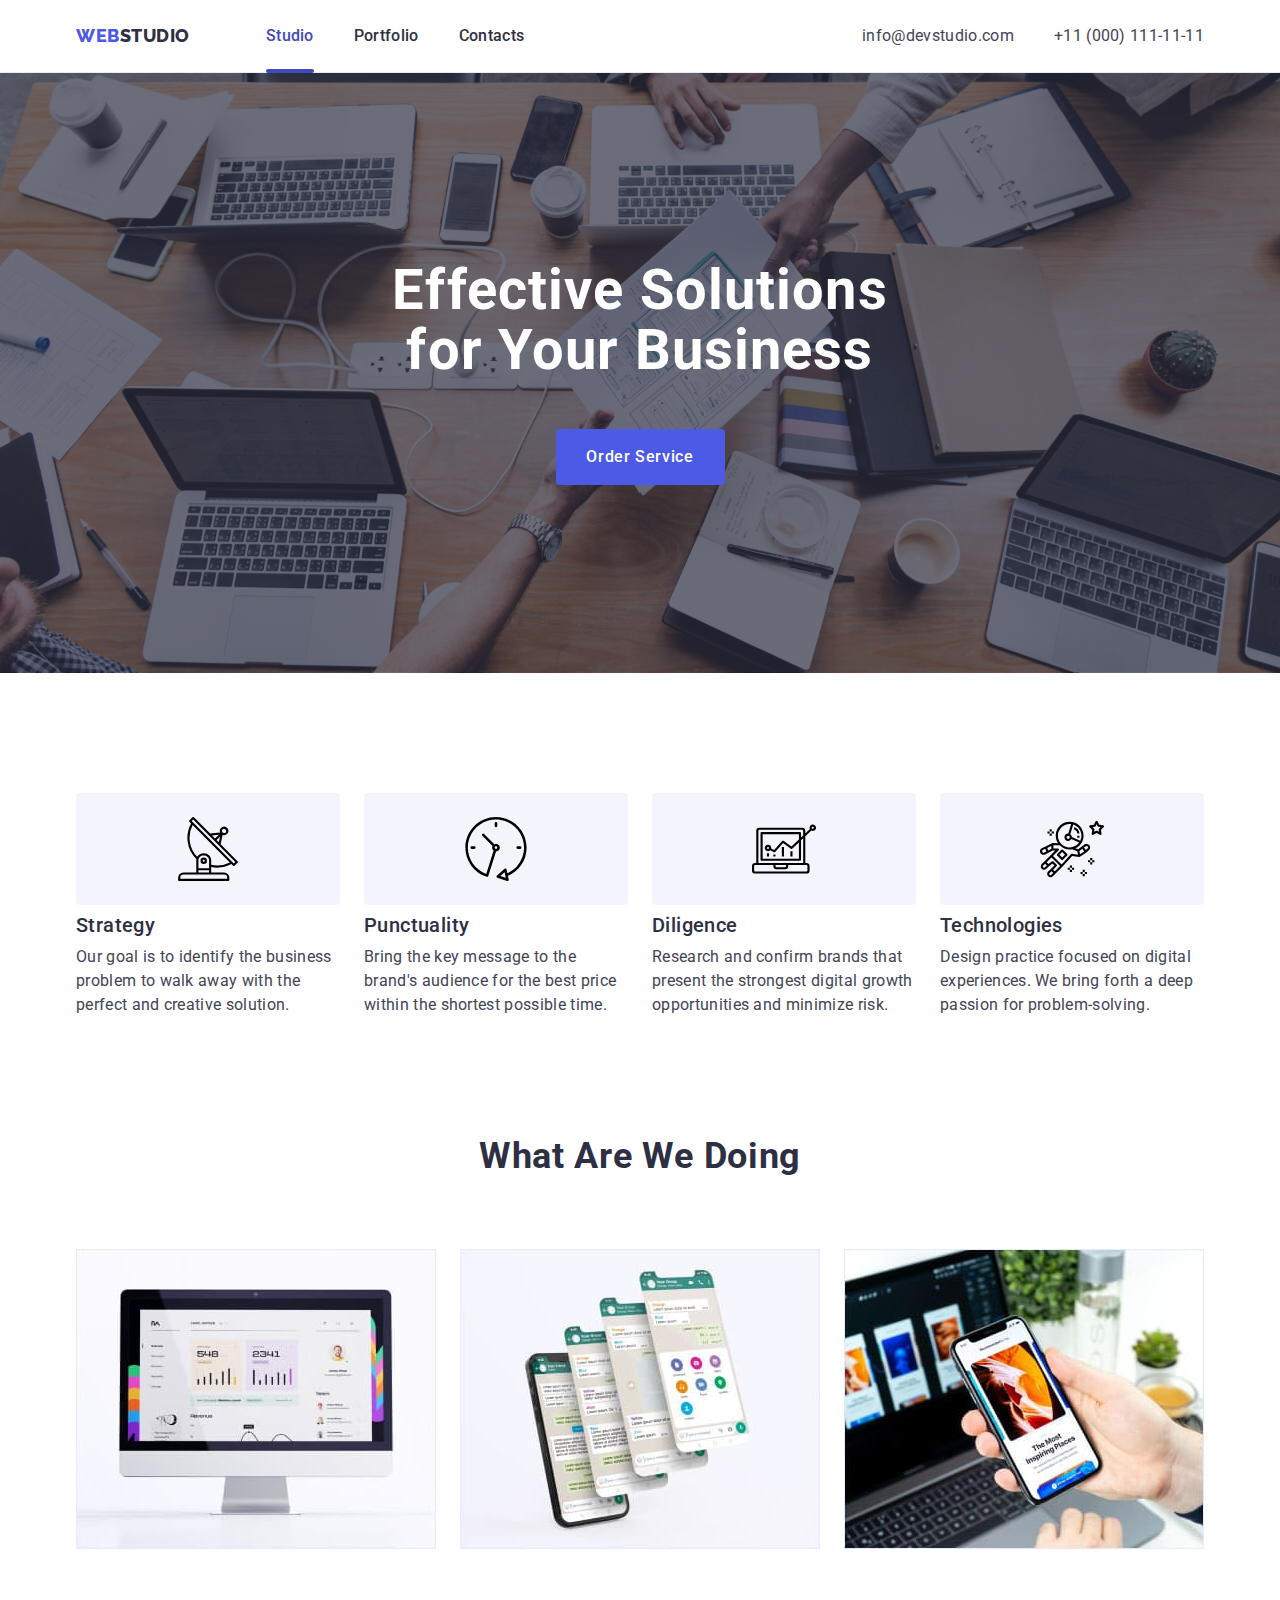
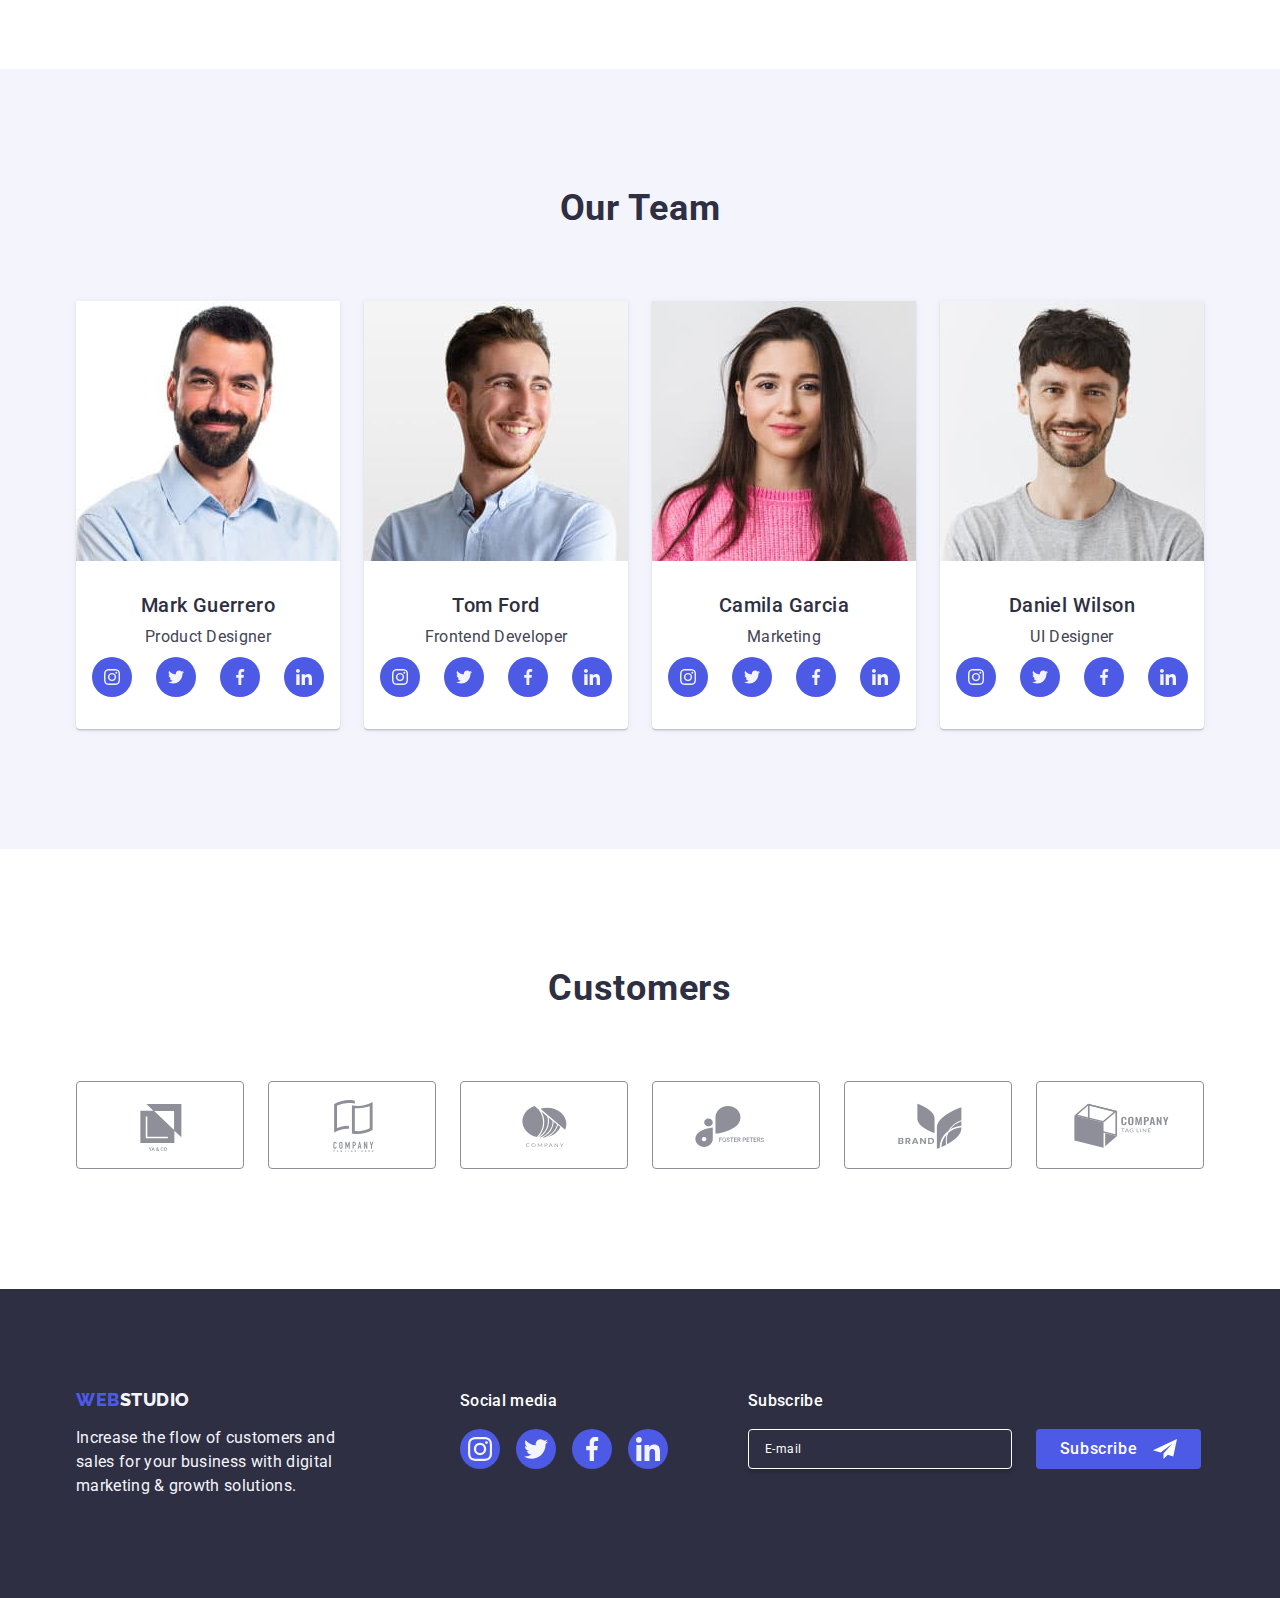
<file: index.html>
<!DOCTYPE html>
<html lang="en">
<head>
    <meta charset="UTF-8">
    <meta name="viewport" content="width=device-width, initial-scale=1.0">
    <link rel="preconnect" href="https://fonts.googleapis.com">
    <link rel="preconnect" href="https://fonts.gstatic.com" crossorigin>
    <link href="https://fonts.googleapis.com/css2?family=Raleway:wght@800&family=Roboto:wght@400;500;700;900&display=swap" rel="stylesheet">
    <link rel="stylesheet" href="./css/modern-normalize.min.css">
    <link rel="stylesheet" href="./css/styles.css" />
    <title>WebStudio - Portfolio</title>
</head>
<body>
    
    <header class="header">
        <div class="container">
            <nav class="nav">
                <a class="logo-header link" href="./index.html">Web<span class="logo-color">Studio</span></a>
                <ul class="menu-nav list">
                    <li><a class="link-nav link link-active" href="./index.html">Studio</a></li>
                    <li><a class="link-nav link" href="./portfolio.html">Portfolio</a></li>
                    <li><a class="link-nav link" href="">Contacts</a></li>
                </ul>
            </nav>
            <address class="address">
                <ul class="menu-contact list">
                    <li><a class="link-address link" href="mailto:info@devstudio.com">info@devstudio.com</a></li>
                    <li><a class="link-address link" href="tel:+110001111111">+11 (000) 111-11-11</a></li>
                </ul>
            </address>
        </div>
    </header>

    <main>
        <section class="section studio-section-first">
            <div class="container">
                <h1 class="main-heading">Effective Solutions for Your Business</h1>
                <button class="button" type="button" data-modal-open>Order Service</button>
            </div>
        </section>

        <section class="section studio-section-socond">
            <div class="container">
                <h2 class="visually-hidden">What makes us special</h2>
                <ul class="list card-list">
                    <li class="list-item-ss">
                        <div class="icon-image"><svg width="64" height="64"><use href="./images/icons.svg#icon-antenna"></use></svg></div>
                        <h3 class="heading">Strategy</h3>
                        <p class="desc">Our goal is to identify the business problem to walk away with the perfect and creative solution. </p>
                    </li>
                    <li class="list-item-ss">
                        <div class="icon-image"><svg width="64" height="64"><use href="./images/icons.svg#icon-clock"></use></svg></div>
                        <h3 class="heading">Punctuality</h3>
                        <p class="desc">Bring the key message to the brand's audience for the best price within the shortest possible time. </p>
                    </li>
                    <li class="list-item-ss">
                        <div class="icon-image"><svg width="64" height="64"><use href="./images/icons.svg#icon-diagram"></use></svg></div>
                        <h3 class="heading">Diligence</h3>
                        <p class="desc">Research and confirm brands that present the strongest digital growth opportunities and minimize risk. </p>
                    </li>
                    <li class="list-item-ss">
                        <div class="icon-image"><svg width="64" height="64"><use href="./images/icons.svg#icon-astronaut"></use></svg></div>
                        <h3 class="heading">Technologies</h3>
                        <p class="desc">Design practice focused on digital experiences. We bring forth a deep passion for problem-solving. </p>
                    </li>
                </ul>
            </div>
        </section>

        <section class="section studio-section-third">
            <div class="container">
                <h2 class="section-heading">What are we doing</h2>
                <ul class="list card-list">
                    <li class="list-item"><img src="./images/Rectangle1.jpg" alt="Rich CMS systems" width="360" height="300"></li>
                    <li class="list-item"><img src="./images/Rectangle2.jpg" alt="Internal communicators." width="360" height="300"></li>
                    <li class="list-item"><img src="./images/Rectangle3.jpg" alt="Mobile application interfaces." width="360" height="300"></li>
                </ul>
            </div>
        </section>

        <section class="section studio-section-fourth">
            <div class="container">
                <h2 class="section-heading">Our Team</h2>
                <ul class="list card-list">
                    <li class="list-item">
                        <img src="./images/mark_guerrero.jpg" alt="Mark Guerrero - Product Designer" width="264" height="260">
                        <div class="figure-data">
                            <h3 class="item-heading">Mark Guerrero</h3>
                            <p class="item-desc">Product Designer</p>
                            <ul class="list social-list">
                                <li class="social-icon"><a class="social-link" href=""><svg class="social-icon-svg" width="16" height="16"><use href="./images/icons.svg#icon-instagram"></use></svg></a></li>
                                <li class="social-icon"><a class="social-link" href=""><svg class="social-icon-svg" width="16" height="16"><use href="./images/icons.svg#icon-twitter"></use></svg></a></li>
                                <li class="social-icon"><a class="social-link" href=""><svg class="social-icon-svg" width="16" height="16"><use href="./images/icons.svg#icon-facebook"></use></svg></a></li>
                                <li class="social-icon"><a class="social-link" href=""><svg class="social-icon-svg" width="16" height="16"><use href="./images/icons.svg#icon-linkedin"></use></svg></a></li>
                            </ul>
                        </div>
                    </li>
                    <li class="list-item">
                        <img src="./images/tom_ford.jpg" alt="Tom Ford - Frontend Developer" width="264" height="260">
                        <div class="figure-data">
                            <h3 class="item-heading">Tom Ford</h3>
                            <p class="item-desc">Frontend Developer</p>
                            <ul class="list social-list">
                                <li class="social-icon"><a class="social-link" href=""><svg class="social-icon-svg" width="16" height="16"><use href="./images/icons.svg#icon-instagram"></use></svg></a></li>
                                <li class="social-icon"><a class="social-link" href=""><svg class="social-icon-svg" width="16" height="16"><use href="./images/icons.svg#icon-twitter"></use></svg></a></li>
                                <li class="social-icon"><a class="social-link" href=""><svg class="social-icon-svg" width="16" height="16"><use href="./images/icons.svg#icon-facebook"></use></svg></a></li>
                                <li class="social-icon"><a class="social-link" href=""><svg class="social-icon-svg" width="16" height="16"><use href="./images/icons.svg#icon-linkedin"></use></svg></a></li>
                            </ul>
                        </div>
                    </li>
                    <li class="list-item">
                        <img src="./images/camila_garcia.jpg" alt="Camila Garcia - Marketing" width="264" height="260">
                        <div class="figure-data">
                            <h3 class="item-heading">Camila Garcia</h3>
                            <p class="item-desc">Marketing</p>
                            <ul class="list social-list">
                                <li class="social-icon"><a class="social-link" href=""><svg class="social-icon-svg" width="16" height="16"><use href="./images/icons.svg#icon-instagram"></use></svg></a></li>
                                <li class="social-icon"><a class="social-link" href=""><svg class="social-icon-svg" width="16" height="16"><use href="./images/icons.svg#icon-twitter"></use></svg></a></li>
                                <li class="social-icon"><a class="social-link" href=""><svg class="social-icon-svg" width="16" height="16"><use href="./images/icons.svg#icon-facebook"></use></svg></a></li>
                                <li class="social-icon"><a class="social-link" href=""><svg class="social-icon-svg" width="16" height="16"><use href="./images/icons.svg#icon-linkedin"></use></svg></a></li>
                            </ul>
                        </div>
                    </li>
                    <li class="list-item">
                        <img src="./images/daniel_wilson.jpg" alt="Daniel Wilson - UI Designer" width="264" height="260">
                        <div class="figure-data">   
                            <h3 class="item-heading">Daniel Wilson</h3>
                            <p class="item-desc">UI Designer</p>
                            <ul class="list social-list">
                                <li class="social-icon"><a class="social-link" href=""><svg class="social-icon-svg" width="16" height="16"><use href="./images/icons.svg#icon-instagram"></use></svg></a></li>
                                <li class="social-icon"><a class="social-link" href=""><svg class="social-icon-svg" width="16" height="16"><use href="./images/icons.svg#icon-twitter"></use></svg></a></li>
                                <li class="social-icon"><a class="social-link" href=""><svg class="social-icon-svg" width="16" height="16"><use href="./images/icons.svg#icon-facebook"></use></svg></a></li>
                                <li class="social-icon"><a class="social-link" href=""><svg class="social-icon-svg" width="16" height="16"><use href="./images/icons.svg#icon-linkedin"></use></svg></a></li>
                            </ul>
                        </div>
                    </li>
                </ul>
            </div>
        </section>

        <section class="section studio-section-fifth">
            <div class="container">
                <h2 class="section-heading">Customers</h2>
                <ul class="list customer-list">
                    <li class="customer-item">
                        <a class="customer-link" href=""><svg class="customer-icon-svg" width="104" height="56"><use href="./images/icons.svg#icon-customer1"></use></svg></a>
                    </li>
                    <li class="customer-item">
                        <a class="customer-link" href=""><svg class="customer-icon-svg" width="104" height="56"><use href="./images/icons.svg#icon-customer2"></use></svg></a>
                    </li>
                    <li class="customer-item">
                        <a class="customer-link" href=""><svg class="customer-icon-svg" width="104" height="56"><use href="./images/icons.svg#icon-customer3"></use></svg></a>
                    </li>
                    <li class="customer-item">
                        <a class="customer-link" href=""><svg class="customer-icon-svg" width="104" height="56"><use href="./images/icons.svg#icon-customer4"></use></svg></a>
                    </li>
                    <li class="customer-item">
                        <a class="customer-link" href=""><svg class="customer-icon-svg" width="104" height="56"><use href="./images/icons.svg#icon-customer5"></use></svg></a>
                    </li>
                    <li class="customer-item">
                        <a class="customer-link" href=""><svg class="customer-icon-svg" width="104" height="56"><use href="./images/icons.svg#icon-customer6"></use></svg></a>
                    </li>
                </ul>
            </div>
        </section>
    </main>

    <footer class="footer">
        <div class="container">
            <div class="company-info">
                <a class="logo-footer link" href="./index.html">Web<span class="logo-color">Studio</span></a>
                <p class="footer-desc">Increase the flow of customers and sales for your business with digital marketing & growth solutions.</p>
            </div>
            <div class="social-info">
                <p class="footer-social-desc">Social media</p>
                <ul class="list social-list">
                    <li class="social-icon"><a class="social-link" href=""><svg class="social-icon-svg" width="24" height="24"><use href="./images/icons.svg#icon-instagram"></use></svg></a></li>
                    <li class="social-icon"><a class="social-link" href=""><svg class="social-icon-svg" width="24" height="24"><use href="./images/icons.svg#icon-twitter"></use></svg></a></li>
                    <li class="social-icon"><a class="social-link" href=""><svg class="social-icon-svg" width="24" height="24"><use href="./images/icons.svg#icon-facebook"></use></svg></a></li>
                    <li class="social-icon"><a class="social-link" href=""><svg class="social-icon-svg" width="24" height="24"><use href="./images/icons.svg#icon-linkedin"></use></svg></a></li>
                </ul>
            </div>
            <div class="subscription">
                <p class="subscription-desc">Subscribe</p>
                <form class="subscription-form">
                    <label class="subscription-form-label">
                        <input name="email" type="email" class="subscription-form-input" placeholder="E-mail"/>
                    </label>
                    <button class="subscription-button" type="submit">
                        Subscribe
                        <svg class="subscription-button-icon" width="24" height="24">
                            <use href="./images/icons.svg#icon-plane"></use>
                        </svg>
                    </button>
                </form>
            </div>
        </div>
    </footer>

    
    <div class="modal-layer is-hidden" data-modal>
        <div class="modal-window">
            <button class="modal-close" type="button" data-modal-close>
                <svg class="modal-close-icon" width="8" height="8">
                    <use href="./images/icons.svg#icon-close"></use>
                </svg>
            </button>
            <p class="modal-label">Leave your contacts and we will call you back</p>
            <form>
                <div class="modal-form-container">
                    <label class="modal-form-name" for="user-name">Name</label>
                    <div class="modal-form-input-group">
                        <input type="text" class="modal-form-input" name="user-name" id="user-name" required/>
                        <svg class="modal-form-icon" width="18" height="24">
                            <use href="./images/icons.svg#icon-person"></use>
                        </svg>
                    </div>
                </div>
                <div class="modal-form-container">
                    <label class="modal-form-name" for="user-phone">Phone</label>
                    <div class="modal-form-input-group">
                        <input type="tel" class="modal-form-input" name="user-phone" id="user-phone" required/>
                        <svg class="modal-form-icon" width="18" height="24">
                            <use href="./images/icons.svg#icon-phone"></use>
                        </svg>
                    </div>
                </div>
                <div class="modal-form-container">
                    <label class="modal-form-name" for="user-email">Email</label>
                    <div class="modal-form-input-group">
                        <input type="email" class="modal-form-input" name="user-email" id="user-email" required/>
                        <svg class="modal-form-icon" width="18" height="24">
                            <use href="./images/icons.svg#icon-mail"></use>
                        </svg>
                    </div>
                </div>
                <div class="modal-form-message">
                    <label class="modal-form-name" for="user-comment">Comment</label>
                    <textarea class="modal-form-message-text" name="user-comment" id="user-comment" placeholder="Text input"></textarea>
                </div>
                <div class="modal-form-user-privacy">
                    <input id="user-privacy" value="true" name="user-privacy" type="checkbox" class="modal-form-up-input visually-hidden" required/>
                    <label class="modal-form-up-terms" for="user-privacy">
                        <span class="modal-form-up-select">
                            <svg class="modal-form-up-icon" width="10" height="8">
                                <use href="./images/icons.svg#icon-click2"></use>
                            </svg>
                        </span>
                        I accept the terms and conditions of the
                        <a href="" class="modal-form-up-link">Privacy Policy</a>
                    </label>
                </div>
                <button class="modal-form-send" type="submit">Send</button>
            </form>
        </div>
    </div>


    <script src="./js/modal.js"></script>
</body>
</html>
</file>
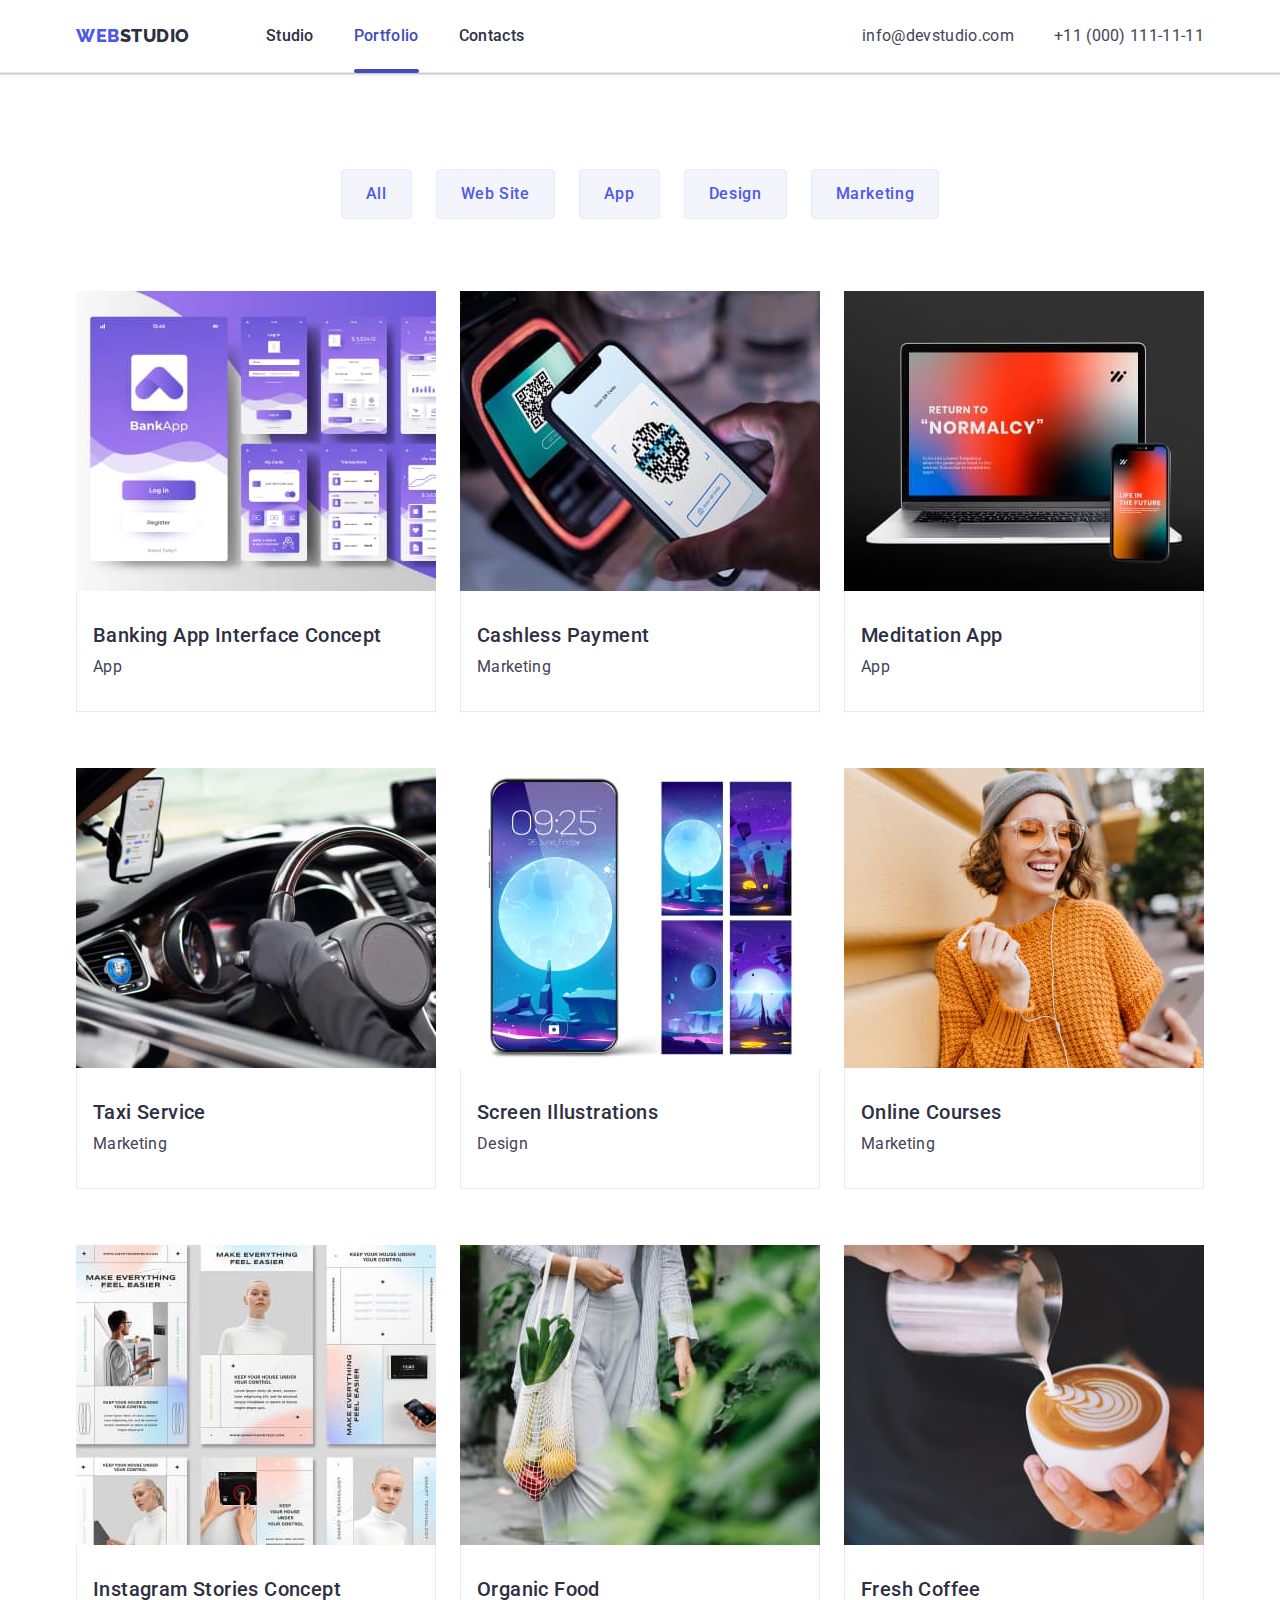
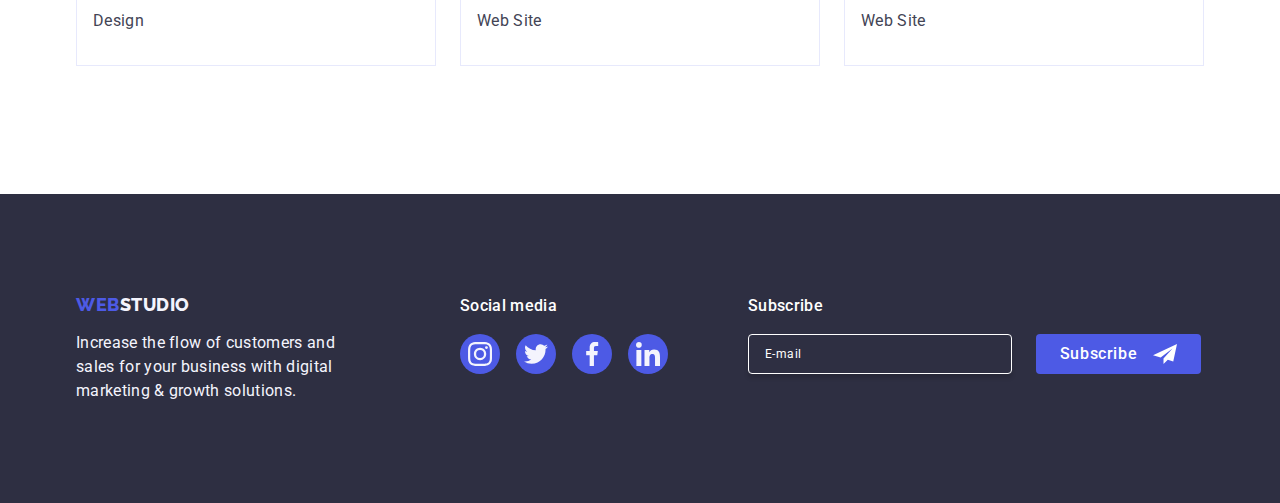
<file: portfolio.html>
<!DOCTYPE html>
<html lang="en">
<head>
    <meta charset="UTF-8">
    <meta name="viewport" content="width=device-width, initial-scale=1.0">
    <link rel="preconnect" href="https://fonts.googleapis.com">
    <link rel="preconnect" href="https://fonts.gstatic.com" crossorigin>
    <link href="https://fonts.googleapis.com/css2?family=Raleway:wght@800&family=Roboto:wght@400;500;700;900&display=swap" rel="stylesheet">
    <link rel="stylesheet" href="./css/modern-normalize.min.css">
    <link rel="stylesheet" href="./css/styles.css" />
    <title>Portfolio</title>
</head>
<body>

    <header class="header">
        <div class="container">
            <nav class="nav">
                <a class="logo-header link" href="./index.html">Web<span class="logo-color">Studio</span></a>
                <ul class="menu-nav list">
                    <li><a class="link-nav link" href="./index.html">Studio</a></li>
                    <li><a class="link-nav link link-active" href="./portfolio.html">Portfolio</a></li>
                    <li><a class="link-nav link" href="">Contacts</a></li>
                </ul>
            </nav>
            <address class="address">
                <ul class="menu-contact list">
                    <li><a class="link-address link" href="mailto:info@devstudio.com">info@devstudio.com</a></li>
                    <li><a class="link-address link" href="tel:+110001111111">+11 (000) 111-11-11</a></li>
                </ul>
            </address>
        </div>
    </header>

    <main>
        <section class="section portfolio-section">
            <div class="container">
                <h1 class="visually-hidden">Portfolio</h1>
                <ul class="portfolio-menu-nav list">
                    <li><button class="item-button" type="button">All</button></li>
                    <li><button class="item-button" type="button">Web Site</button></li>
                    <li><button class="item-button" type="button">App</button></li>
                    <li><button class="item-button" type="button">Design</button></li>
                    <li><button class="item-button" type="button">Marketing</button></li>
                </ul>
                <ul class="portfolio-list list">
                    <li class="list-item-sp">
                        <a class="link" href="">
                            <div class="card-image">
                                <img src="./images/img1.jpg" alt="Banking App Interface Concept" width="360" height="300">
                                <p class="card-desc">14 Stylish and User-Friendly App Design Concepts · Task Manager App · Calorie Tracker App · Exotic Fruit Ecommerce App · Cloud Storage App</p>
                            </div>
                            <div class="info-data">
                                <h2 class="sub-heading">Banking App Interface Concept</h2>
                                <p class="sub-desc">App</p>
                            </div>
                        </a>
                    </li>
                    <li class="list-item-sp">
                        <a class="link" href="">
                            <div class="card-image">
                                <img src="./images/img2.jpg" alt="Cashless Payment" width="360" height="300">
                                <p class="card-desc">14 Stylish and User-Friendly App Design Concepts · Task Manager App · Calorie Tracker App · Exotic Fruit Ecommerce App · Cloud Storage App</p>
                            </div>
                            <div class="info-data">
                                <h2 class="sub-heading">Cashless Payment</h2>
                                <p class="sub-desc">Marketing</p>
                            </div>
                        </a>
                    </li>
                    <li class="list-item-sp">
                        <a class="link" href="">
                            <div class="card-image">
                                <img src="./images/img3.jpg" alt="Meditation App" width="360" height="300">
                                <p class="card-desc">14 Stylish and User-Friendly App Design Concepts · Task Manager App · Calorie Tracker App · Exotic Fruit Ecommerce App · Cloud Storage App</p>
                            </div>
                            <div class="info-data">
                                <h2 class="sub-heading">Meditation App</h2>
                                <p class="sub-desc">App</p>
                            </div>
                        </a>
                    </li>
                    <li class="list-item-sp">
                        <a class="link" href="">
                            <div class="card-image">
                                <img src="./images/img4.jpg" alt="Taxi Service" width="360" height="300">
                                <p class="card-desc">14 Stylish and User-Friendly App Design Concepts · Task Manager App · Calorie Tracker App · Exotic Fruit Ecommerce App · Cloud Storage App</p>
                            </div>
                            <div class="info-data">
                                <h2 class="sub-heading">Taxi Service</h2>
                                <p class="sub-desc">Marketing</p>
                            </div>
                        </a>
                    </li>
                    <li class="list-item-sp">
                        <a class="link" href="">
                            <div class="card-image">
                                <img src="./images/img5.jpg" alt="Screen Illustrations" width="360" height="300">
                                <p class="card-desc">14 Stylish and User-Friendly App Design Concepts · Task Manager App · Calorie Tracker App · Exotic Fruit Ecommerce App · Cloud Storage App</p>
                            </div>
                            <div class="info-data">
                                <h2 class="sub-heading">Screen Illustrations</h2>
                                <p class="sub-desc">Design</p>
                            </div>
                        </a>
                    </li>
                    <li class="list-item-sp">
                        <a class="link" href="">
                            <div class="card-image">
                                <img src="./images/img6.jpg" alt="Online Courses" width="360" height="300">
                                <p class="card-desc">14 Stylish and User-Friendly App Design Concepts · Task Manager App · Calorie Tracker App · Exotic Fruit Ecommerce App · Cloud Storage App</p>
                            </div>
                            <div class="info-data">
                                <h2 class="sub-heading">Online Courses</h2>
                                <p class="sub-desc">Marketing</p>
                            </div>
                        </a>
                    </li>
                    <li class="list-item-sp">
                        <a class="link" href="">
                            <div class="card-image">
                                <img src="./images/img7.jpg" alt="Instagram Stories Concept" width="360" height="300">
                                <p class="card-desc">14 Stylish and User-Friendly App Design Concepts · Task Manager App · Calorie Tracker App · Exotic Fruit Ecommerce App · Cloud Storage App</p>
                            </div>
                            <div class="info-data">
                                <h2 class="sub-heading">Instagram Stories Concept</h2>
                                <p class="sub-desc">Design</p>
                            </div>                            
                        </a>
                    </li>
                    <li class="list-item-sp">
                        <a class="link" href="">
                            <div class="card-image">
                                <img src="./images/img8.jpg" alt="Organic Food" width="360" height="300">
                                <p class="card-desc">14 Stylish and User-Friendly App Design Concepts · Task Manager App · Calorie Tracker App · Exotic Fruit Ecommerce App · Cloud Storage App</p>
                            </div>
                            <div class="info-data">
                                <h2 class="sub-heading">Organic Food</h2>
                                <p class="sub-desc">Web Site</p>
                            </div>
                        </a>
                    </li>
                    <li class="list-item-sp">
                        <a class="link" href="">
                            <div class="card-image">
                                <img src="./images/img9.jpg" alt="Fresh Coffee" width="360" height="300">
                                <p class="card-desc">14 Stylish and User-Friendly App Design Concepts · Task Manager App · Calorie Tracker App · Exotic Fruit Ecommerce App · Cloud Storage App</p>
                            </div>
                            <div class="info-data">
                                <h2 class="sub-heading">Fresh Coffee</h2>
                                <p class="sub-desc">Web Site</p>
                            </div>
                        </a>
                    </li>
                </ul>
            </div>
        </section>

    </main>

    <footer class="footer">
        <div class="container">
            <div class="company-info">
                <a class="logo-footer link" href="./index.html">Web<span class="logo-color">Studio</span></a>
                <p class="footer-desc">Increase the flow of customers and sales for your business with digital marketing & growth solutions.</p>
            </div>
            <div class="social-info">
                <p class="footer-social-desc">Social media</p>
                <ul class="list social-list">
                    <li class="social-icon"><a class="social-link" href=""><svg class="social-icon-svg" width="24" height="24"><use href="./images/icons.svg#icon-instagram"></use></svg></a></li>
                    <li class="social-icon"><a class="social-link" href=""><svg class="social-icon-svg" width="24" height="24"><use href="./images/icons.svg#icon-twitter"></use></svg></a></li>
                    <li class="social-icon"><a class="social-link" href=""><svg class="social-icon-svg" width="24" height="24"><use href="./images/icons.svg#icon-facebook"></use></svg></a></li>
                    <li class="social-icon"><a class="social-link" href=""><svg class="social-icon-svg" width="24" height="24"><use href="./images/icons.svg#icon-linkedin"></use></svg></a></li>
                </ul>
            </div>
            <div class="subscription">
                <p class="subscription-desc">Subscribe</p>
                <form class="subscription-form">
                    <label class="subscription-form-label">
                        <input name="email" type="email" class="subscription-form-input" placeholder="E-mail"/>
                    </label>
                    <button class="subscription-button" type="submit">
                        Subscribe
                        <svg class="subscription-button-icon" width="24" height="24">
                            <use href="./images/icons.svg#icon-plane"></use>
                        </svg>
                    </button>
                </form>
            </div>
        </div>
    </footer>
    
</body>
</html>
</file>
<file: css/styles.css>
*{
    padding: 0;
    margin: 0;
}

:root{
    /* defined colours */
    --SLATE: #434455;
    --LIGHT-SLATE: #8e8f99;
    --IRIS: #4D5AE5;
    --NAVY-BLUE: #2E2F42;
    --CLOUD: #F4F4FD;
    --CORNFLOWER: #E7E9FC;
    --OCEAN: #404BBF;
    --WHITE: #FFFFFF;
    --ROBOTO: 'Roboto';
    --RALEWAY: 'Raleway';
}

.visually-hidden {  
    position: absolute;  
    width: 1px;  
    height: 1px;  
    margin: -1px;  
    border: 0;  
    padding: 0;    
    white-space: nowrap;  
    clip-path: inset(100%);  
    clip: rect(0 0 0 0);  
    overflow: hidden;
}

body{
    background-color: white;
    font-family: var(--ROBOTO), sans-serif;
    font-size: 16px;
    font-weight: 400;
    line-height: 24px;
    letter-spacing: 0.32px;
    color: var(--SLATE);
}

ul{
    display: flex;
}
img{
    display: block;
}

.list{list-style: none;}
.link{
    text-decoration: none;
    color: inherit;
}
.address{font-style: normal;}

.container{
    max-width: 1158px;
    margin: 0 auto;
    padding: 0 15px;
}
.nav,
.header .container{
    display: flex; 
    align-items: center; 
    justify-content: space-between;
}

.menu-nav,
.menu-contact{
    gap: 40px;
}

.header{
    border-bottom: 1px solid var(--CORNFLOWER);
    box-shadow: 0px 2px 1px rgba(46, 47, 66, 0.08), 0px 1px 1px rgba(46, 47, 66, 0.16), 0px 1px 6px rgba(46, 47, 66, 0.08);
}

.section{
    padding: 120px 0;
}

.logo-header,
.logo-footer{
    color: var(--IRIS);
    font-family: var(--RALEWAY), sans-serif;
    font-size: 18px;
    font-weight: 800;
    line-height: 1.17;
    letter-spacing: 0.03em;
    text-transform: uppercase;
}

.logo-header{margin-right: 76px;}
.logo-header .logo-color{color: var(--NAVY-BLUE);}
.logo-footer .logo-color{color: var(--CLOUD);}
.header .link-nav{
    display: inline-block;
    color: var(--NAVY-BLUE);
    font-weight: 500;
    letter-spacing: 0.02em;
    padding: 24px 0;
    position: relative;
}

.header .link-active{
    color: var(--OCEAN);
}
.link-active::after{
    content: '';
    position: absolute;
    left: 0;
    bottom: -1px;
    height: 4px;
    background-color: var(--OCEAN);
    border-radius: 2px;
    width: 100%;
}

.header .link-nav,
.header .link-address{
    transition: color 250ms cubic-bezier(0.4, 0, 0.2, 1);
}

.logo-footer{
    display: inline-block;
    margin-bottom: 16px;
}

.footer{
    background-color: var(--NAVY-BLUE);
    color: var(--CLOUD);
    padding: 100px 0;
}
.footer .container{
    display: flex;
    align-items: baseline;
}
.footer-desc{
    max-width: 264px;
}

.footer p.footer-social-desc{
    font-weight: 500;
    font-size: 16px;
    line-height: 1.5;
    letter-spacing: 0.02em;
    color: var(--WHITE);
    margin: 0;
    margin-bottom: 16px;
}

.footer .social-list{
    gap: 16px;
}

.footer .social-icon{
    width: 40px;
    height: 40px;
}

.footer .company-info{
    margin-right: 120px;
}

.footer a.social-link:hover,
.footer a.social-link:focus{
    background-color: #31d0aa;
}

/* SECTIONS DEFAULT */
.section-heading,
.portfolio-heading{
    color: var(--NAVY-BLUE);
    font-size: 36px;
    font-weight: 700;
    line-height: 1.11;
    letter-spacing: 0.02em;
    text-transform: capitalize;
    text-align: center;
    margin: 0;
    margin-bottom: 72px;
}


.heading{
    color: var(--NAVY-BLUE);
    font-size: 20px;
    font-weight: 500;
    line-height: 24px; /* 120% */
    letter-spacing: 0.4px;
    margin-bottom: 8px;
}

.header .link-nav:hover,
.header .link-nav:focus,
.header .link-address:hover,
.header .link-address:focus{
    color: var(--OCEAN);
}

.button,
.item-button{
    font-family: var(--ROBOTO), sans-serif;
    cursor: pointer;
}

.card-list,
.social-list,
.customer-list{
    gap: 24px;
}

/* SECTION FIRST */
.main-heading{
    font-size: 56px;
    font-weight: 700;
    line-height: 1.07;
    letter-spacing: 1.12px;
    max-width: 496px;
    padding-bottom: 48px;
    margin-left: auto;
    margin-right: auto;
    text-align: center;
}
.studio-section-first{
    background-image: linear-gradient(rgba(46, 47, 66, 0.7), rgba(46, 47, 66, 0.7)), url("../images/people-office.jpg");
    background-repeat: no-repeat;
    background-size: cover;
    background-position: center;
    padding: 188px 0;
    max-width: 1440px;
    margin: 0 auto;
    color: white;
}
.studio-section-first .button{
    display: block;
    background-color: var(--IRIS);
    font-weight: 500;
    font-size: 16px;
    line-height: 1.5;
    letter-spacing: 0.04em;
    color: white;
    min-width: 169px;
    height: 56px;
    border: none;
    border-radius: 4px;
    margin-left: auto;
    margin-right: auto;
    transition: background-color 250ms cubic-bezier(0.4, 0, 0.2, 1);
}
.studio-section-first .button:hover,
.studio-section-first .button:focus,
.modal-layer .modal-form-send:hover,
.modal-layer .modal-form-send:focus,
.footer .subscription-button:hover,
.footer .subscription-button:focus{
    background-color: var(--OCEAN);
}

/* SECTION SECOND */
.studio-section-socond{
    margin-bottom: -120px;
}

.list-item-ss{
    width: calc((100% - 72px) / 4);
}

.studio-section-socond .icon-image{
    display: flex;
    align-items: center;
    justify-content: center;
    height: 112px;
    background-color: #f4f4fd;
    border-radius: 4px;
    margin-bottom: 8px;
}

/* SECTION THIRD */

/* SECTION FOURTH */

.studio-section-fourth{background-color: var(--CLOUD);}
.studio-section-fourth .list-item{
    background-color: white;
    border-radius: 0px 0px 4px 4px;
    box-shadow: 0px 1px 6px rgba(46, 47, 66, 0.08), 0px 1px 1px rgba(46, 47, 66, 0.16), 0px 2px 1px rgba(46, 47, 66, 0.08);
}

.studio-section-socond .list,
.studio-section-third .list,
.studio-section-fourth .list,
.studio-section-fifth .list,
.footer .list {
    display: flex;
    padding: 0;
    justify-content: center;
    flex-wrap:wrap;
    /* justify-content:space-around; */
    align-content:flex-start;
    margin: 0 auto;
}
.studio-section-fourth .figure-data{
    padding: 32px 0px;   
}
.studio-section-fourth .item-heading{
    font-weight: 500;
    font-size: 20px;
    line-height: 1.2;
    letter-spacing: 0.02em;
    color: var(--NAVY-BLUE);
    text-align: center;
    margin-bottom: 8px;
}
.studio-section-fourth .item-desc{
    text-align: center;
    margin-bottom: 8px;
}

.studio-section-fourth .social-icon{
    width: 40px;
    height: 40px;
}

.studio-section-fourth .social-link,
.footer .social-list .social-link{
    width: 100%;
    height: 100%;
    background-color: #4d5ae5;
    border-radius: 50%;
    display: flex;
    align-items: center;
    justify-content: center;
    transition: background-color 250ms cubic-bezier(0.4, 0, 0.2, 1);
}

.studio-section-fourth a.social-link:hover,
.studio-section-fourth a.social-link:focus{
    background-color: #404bbf;
}

.studio-section-fourth .social-icon-svg,
.footer .social-icon-svg{
    fill: #f4f4fd;
}

.studio-section-fifth{
    padding-top: 120px;
    padding-bottom: 120px;
}

.studio-section-fifth .customer-item{
    width: calc((100% - 120px) / 6);
    height: 88px;
}

.studio-section-fifth .customer-link{
    width: 100%;
    height: 100%;
    border: 1px solid #8e8f99;
    border-radius: 4px;
    display: flex;
    align-items: center;
    justify-content: center;
    color:  #8e8f99;
    transition: border-color 250ms cubic-bezier(0.4, 0, 0.2, 1), color 250ms cubic-bezier(0.4, 0, 0.2, 1);
}

.studio-section-fifth .customer-link:hover,
.studio-section-fifth .customer-link:focus{
    border-color: #404bbf;
    color: #404bbf;
}

.studio-section-fifth .customer-icon-svg{
    fill: currentColor;
}

/* SECTION PORTFOLIO */

.portfolio-menu-nav{
    display: flex;
    justify-content: center;
    gap: 24px;
    margin-bottom: 72px;
}

.portfolio-section{
    padding-top: 96px;
    padding-bottom: 120px;
}
.portfolio-section .portfolio-list{
    flex-wrap: wrap;
    column-gap: 24px;
    row-gap: 48px;
    padding: 0;
}

.portfolio-list .link{
    display: block;
    transition: box-shadow 250ms cubic-bezier(0.4, 0, 0.2, 1);
}
.portfolio-list a.link:hover,
.portfolio-list a.link:focus{
    box-shadow:  0px 1px 6px rgba(46, 47, 66, 0.08), 0px 1px 1px rgba(46, 47, 66, 0.16), 0px 2px 1px rgba(46, 47, 66, 0.08);
}

.portfolio-section .item-button{
    font-weight: 500;
    font-size: inherit;
    line-height: inherit;
    letter-spacing: 0.04em;
    color: var(--IRIS);
    background-color: var(--CLOUD);
    padding: 12px 24px;
    border: 1px solid var(--CORNFLOWER);
    border-radius: 4px;
    transition: color 250ms cubic-bezier(0.4, 0, 0.2, 1), background-color 250ms cubic-bezier(0.4, 0, 0.2, 1), border-color 250ms cubic-bezier(0.4, 0, 0.2, 1), box-shadow 250ms cubic-bezier(0.4, 0, 0.2, 1);
}
.portfolio-section .item-button:hover,
.portfolio-section .item-button:focus{
    color: white;
    background-color: var(--OCEAN);
    border: 1px solid transparent;
    box-shadow:  0px 3px 1px rgba(0, 0, 0, 0.1), 0px 2px 1px rgba(0, 0, 0, 0.08), 0px 2px 2px rgba(0, 0, 0, 0.12);
}

.portfolio-section .sub-heading{
    font-weight: 500;
    font-size: 20px;
    line-height: 1.2;
    letter-spacing: 0.02em;
    color: var(--NAVY-BLUE);
    margin-bottom: 8px;
}
.portfolio-section .info-data{
    padding: 32px 16px;
    border: 1px solid var(--CORNFLOWER);
    border-top: none;
    margin-bottom: 8px;
}
.portfolio-section .list-item-sp{
    width: calc((100% - 48px) / 3);
}

.list-item-sp .card-image{
    position: relative;
    overflow: hidden;
}

.list-item-sp .card-desc{
    position: absolute;
    top: 0;
    font-size: 16px;
    line-height: 1.5;
    letter-spacing: 0.02em;
    color: var(--CLOUD);
    padding: 40px 32px;
    background-color: #4d5ae5;
    height: 100%;
    width: 100%;
    transform: translateY(100%);
    transition: transform 250ms cubic-bezier(0.4, 0, 0.2, 1);
}

.list-item-sp .link:hover .card-desc,
.list-item-sp .link:focus .card-desc{
    transform: translateY(0%);
}


/******************************** SUBSCRIBTION ********************************/

.social-info{
    padding-right: 80px;
}

.subscription-form{
    display: flex;
    gap: 24px;
}
.subscription-form-label{
    display: inline-flex;
}
.subscription-form-input{
    display: flex;
    width: 264px;
    height: 40px;
    border: 1px solid #ffffff;
    background-color: transparent;
    font-size: 12px;
    line-height: 1.5;
    letter-spacing: 0.04em;
    padding-left: 16px;
    box-shadow: 0px 4px 4px 0px rgba(0, 0, 0, 0.15);
    border-radius: 4px;
    color: #ffffff;
    gap: 24px;
}
.subscription-form-input::placeholder{
    color: #ffffff;
}
.subscription-button{
    min-width: 165px;
    height: 40px;
    display: flex;
    justify-content: center;
    align-items: center;
    font-family: "Roboto", sans-serif;
    font-size: 16px;
    font-weight: 500;
    line-height: 1.5;
    letter-spacing: 0.04em;
    color: #ffffff;
    cursor: pointer;
    background-color: #4D5AE5;
    border: none;
    border-radius: 4px;
}
.subscription-button-icon{
    margin-left: 16px;
    fill: var(--WHITE);
}
.subscription-desc{
    margin-bottom: 16px;
    font-weight: 500;
    color: #ffffff;
}

/******************************** MODAL ********************************/

.is-hidden{
    opacity: 0;
    visibility: hidden;
    pointer-events: none;
}

.modal-layer{
    position: fixed;
    left: 0;
    top: 0;
    width: 100%;
    height: 100%;
    background-color: rgba(46, 47, 66, 0.4);
    transition: opacity 250ms cubic-bezier(0.4, 0, 0.2, 1), visibility 250ms cubic-bezier(0.4, 0, 0.2, 1);
}

.modal-window{
     position: absolute;
     top: 50%;
     left: 50%;
     transform: translate(-50%, -50%) scale(1);
     width: 408px;
     min-height: 584px;
     background: #fcfcfc;
     box-shadow: 0px 1px 1px rgba(0, 0, 0, 0.14), 0px 1px 3px rgba(0, 0, 0, 0.12), 0px 2px 1px rgba(0, 0, 0, 0.2);
     border-radius: 4px;
     transition: transform 250ms cubic-bezier(0.4, 0, 0.2, 1);
     padding: 72px 24px 24px 24px;
}

.modal-close{
    position: absolute;
    top: 24px;
    right: 24px;
    width: 24px;
    height: 24px;
    border-radius: 50%;
    display: flex;
    align-items: center;
    justify-content: center;
    background-color: #e7e9fc;
    border: 1px solid rgba(0, 0, 0, 0.1);
    padding: 0;
    cursor: pointer;
    transition: background-color 250ms cubic-bezier(0.4, 0, 0.2, 1), border 250ms cubic-bezier(0.4, 0, 0.2, 1);
}

.modal-close-icon{
    transition: fill 250ms cubic-bezier(0.4, 0, 0.2, 1);
}


.modal-close:hover,
.modal-close:focus{
    background-color: #404bbf;
    border: none;
}

.modal-close:hover .modal-close-icon,
.modal-close:focus .modal-close-icon{
    fill: #ffffff;
}

.modal-label{
    font-weight: 500;
    font-size: 16px;
    line-height: 1.5;
    text-align: center;
    letter-spacing: 0.02em;
    color: var(--NAVY-BLUE);
    margin-bottom: 16px;
}

.modal-form-container{
    margin-bottom: 8px;
}
.modal-form-name{
    font-size: 12px;
    line-height: 1.17;
    letter-spacing: 0.04em;
    color: #8e8f99;
    display: block;
    margin-bottom: 4px;
}

.modal-form-input-group{
    position: relative;
}

.modal-form-input{
    width: 100%;
    height: 40px;
    border: 1px solid rgba(46, 47, 66, 0.4);
    border-radius: 4px;
    background-color: transparent;
    padding-left: 38px;
    outline: transparent;
    transition: border-color 250ms cubic-bezier(0.4, 0, 0.2, 1);   
}
.modal-form-icon{
    fill: var(--NAVY-BLUE);
    position: absolute;
    left: 16px;
    top: 50%;
    transform: translateY(-50%);
    transition: fill 250ms cubic-bezier(0.4, 0, 0.2, 1);
}

.modal-form-message{
    margin-bottom: 16px;
}
.modal-form-message-text{
    width: 100%;
    height: 120px;
    font-size: 12px;
    line-height: 1.17;
    letter-spacing: 0.04em;
    color: rgba(46, 47, 66, 0.4);
    border: 1px solid rgba(46, 47, 66, 0.4);
    border-radius: 4px;
    background-color: transparent;
    padding: 8px 16px;
    outline: transparent;
    resize: none;
    transition: border-color 250ms cubic-bezier(0.4, 0, 0.2, 1);

}

.modal-form-message-text:focus{
    border-color: #4D5AE5;
}

.modal-form-input:focus{
    border-color: #4D5AE5;
}
.modal-form-input:focus-within + .modal-form-icon{
    fill: #4D5AE5;
}

.modal-form-selection{
    margin-bottom: 24px;
}

.modal-form-up-terms{
    display: block;
    font-size: 12px;
    line-height: 1.17;
    letter-spacing: 0.04em;
    color: var(--LIGHT-SLATE);
}
.modal-form-up-select{
    width: 16px;
    height: 16px; 
    border: 1px solid rgba(46, 47, 66, 0.4);
    border-radius: 2px;
    transition: background-color 250ms cubic-bezier(0.4, 0, 0.2, 1), border 250ms cubic-bezier(0.4, 0, 0.2, 1), fill 250ms cubic-bezier(0.4, 0, 0.2, 1);
    display: inline-flex;
    align-items: center;
    justify-content: center;
    fill: transparent;
}

.modal-form-up-link{
    color: var(--IRIS);
}

input[type=checkbox]:checked + .modal-form-up-terms > .modal-form-up-select{
    background-color: var(--OCEAN);
    border: none;
    fill: #F4F4FD;
}

.modal-form-send{
    display: block;
    min-width: 169px;
    height: 56px;
    font-family: "Roboto", sans-serif;
    font-size: 16px;
    font-weight: 500;
    line-height: 1.5;
    letter-spacing: 0.04em;
    color: #ffffff;
    cursor: pointer;
    background-color: #4D5AE5;
    border: none;
    border-radius: 4px;
    transition: background-color 250ms cubic-bezier(0.4, 0, 0.2, 1);
    margin-left: auto;
    margin-right: auto;
}

.modal-form-user-privacy{
    margin-bottom: 24px;
}
</file>
